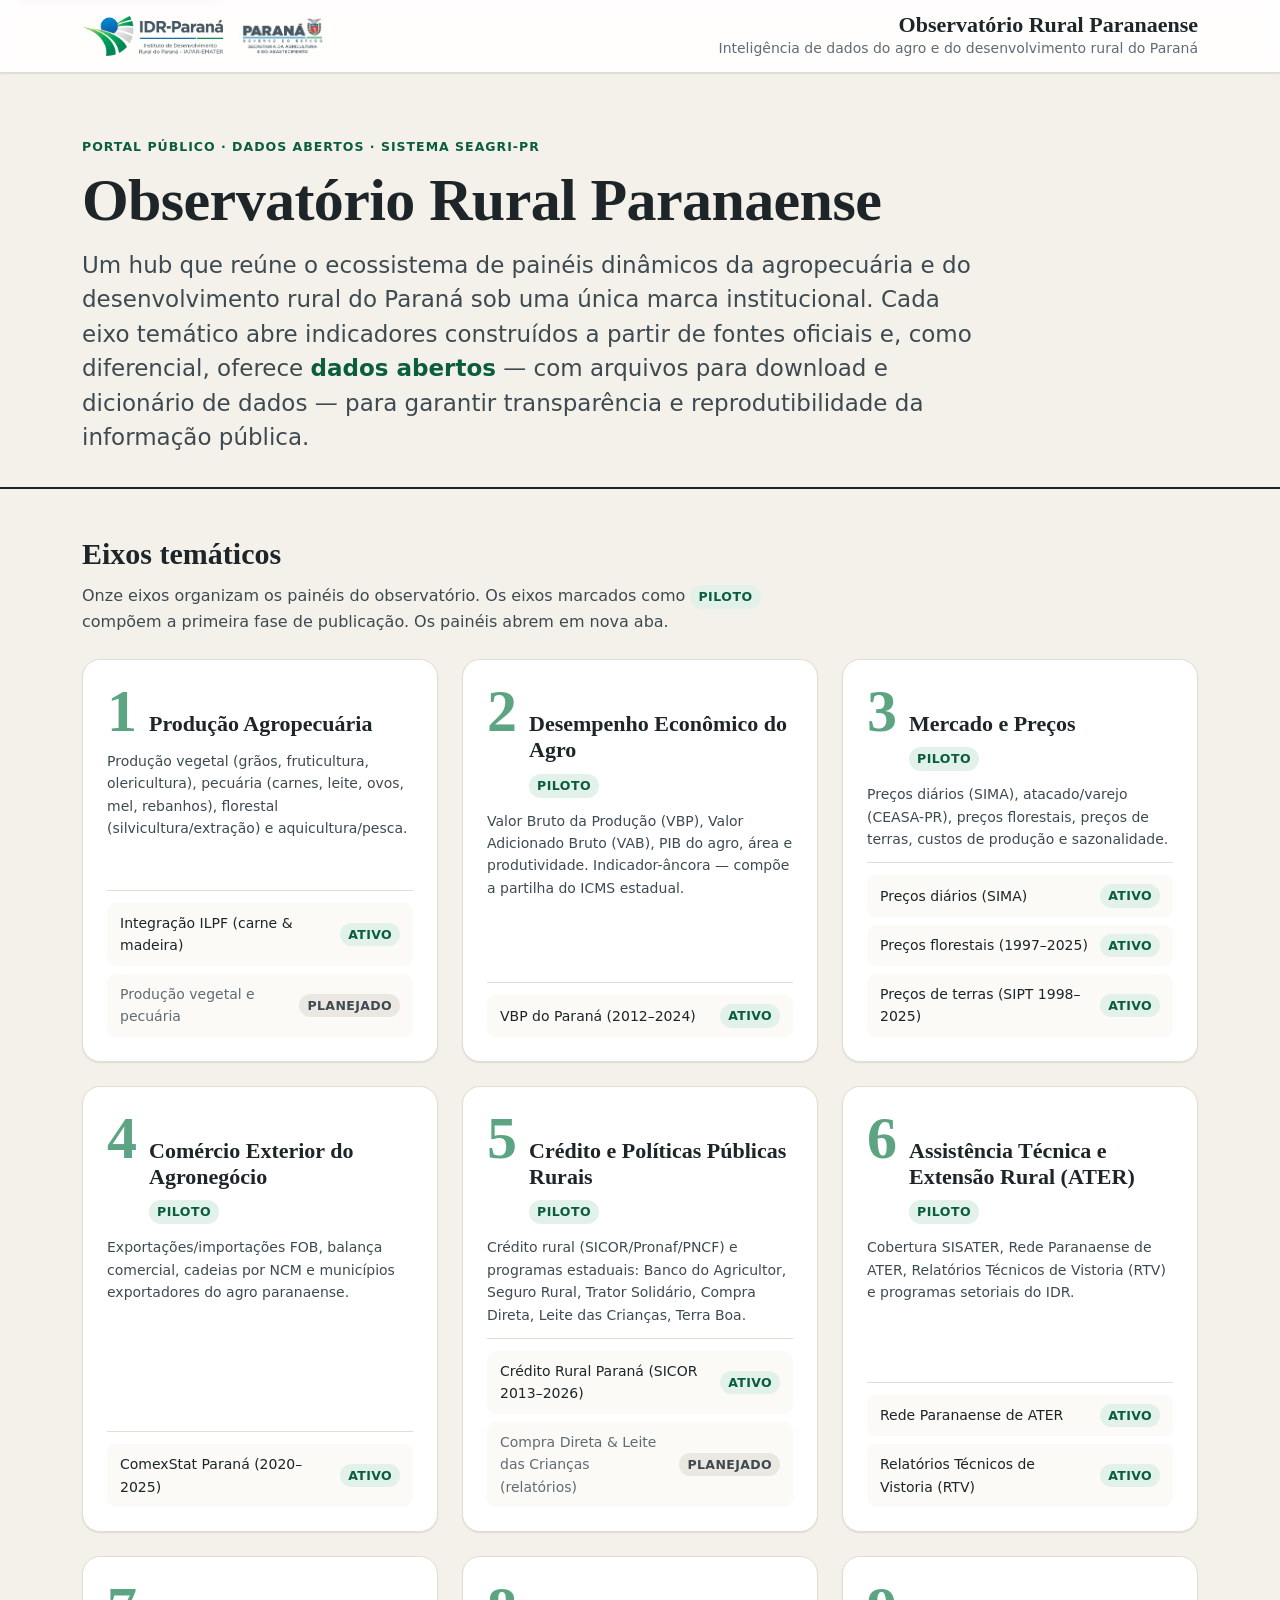
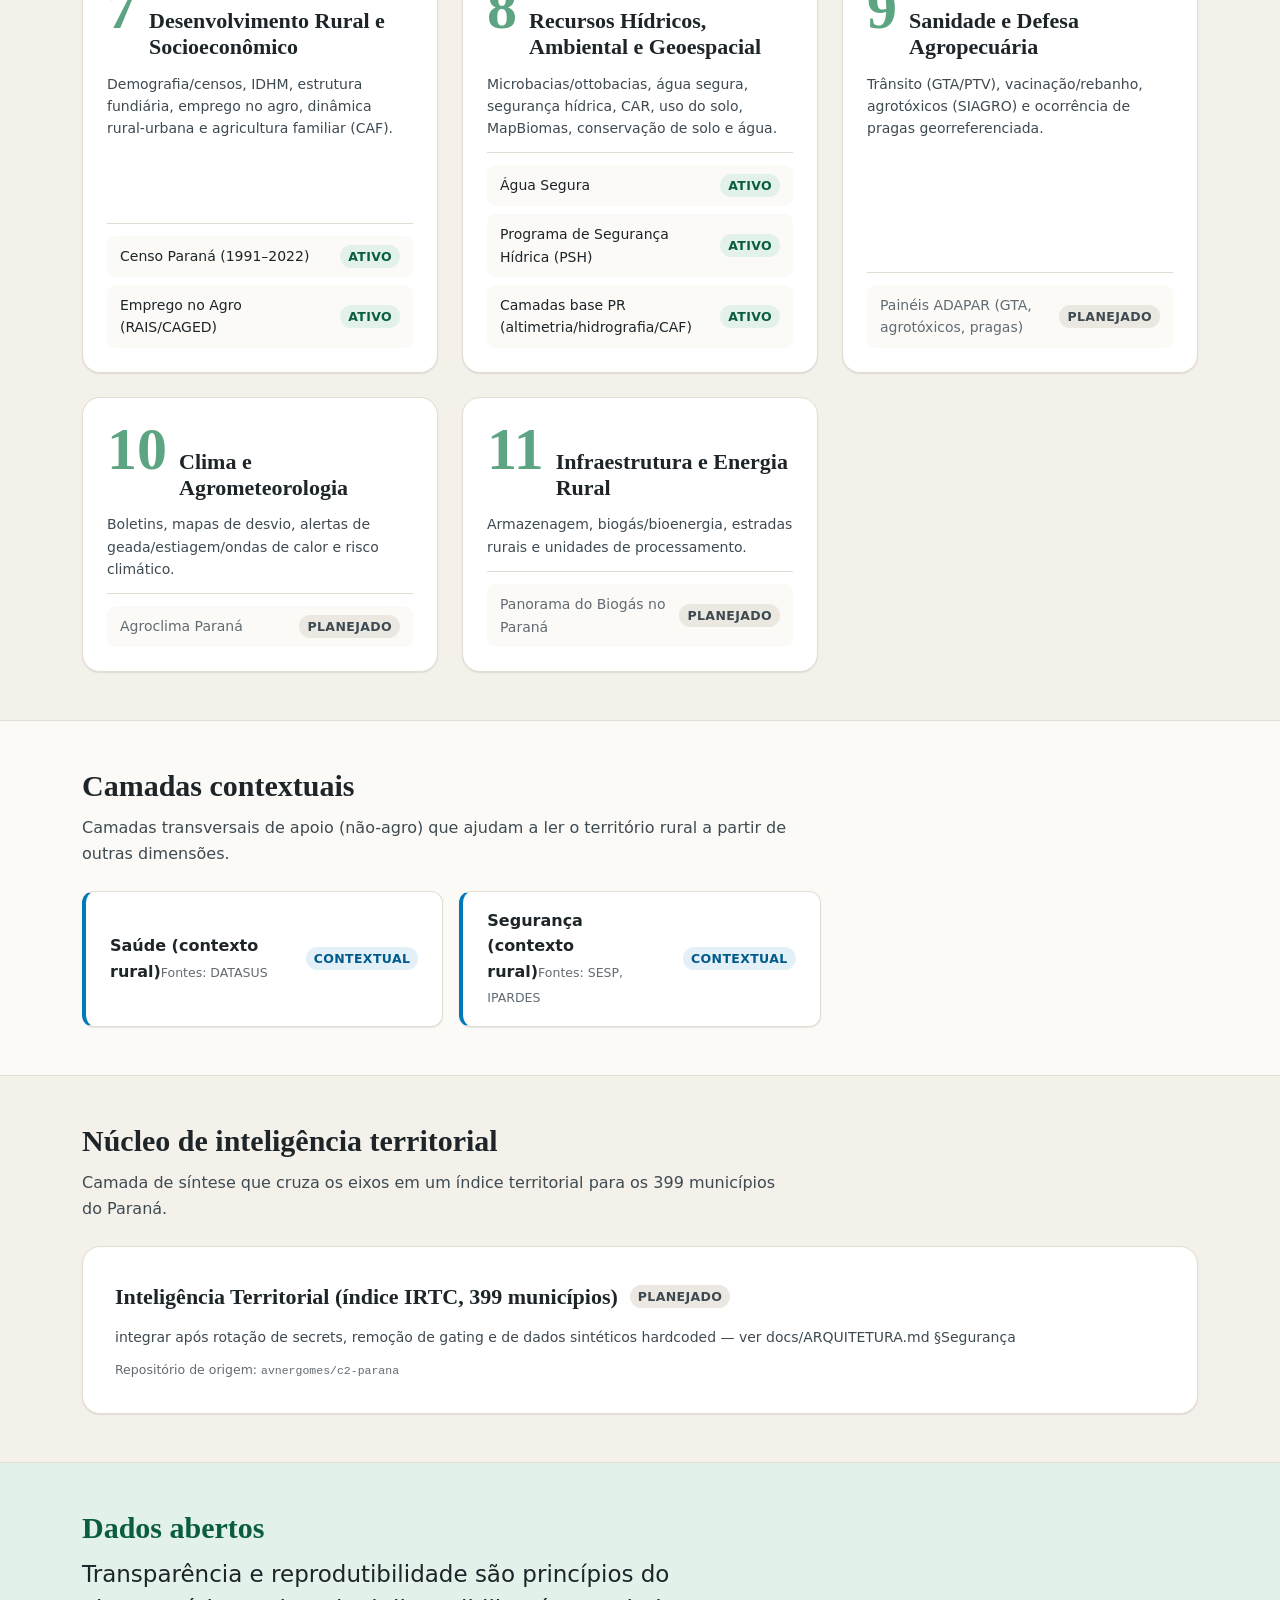
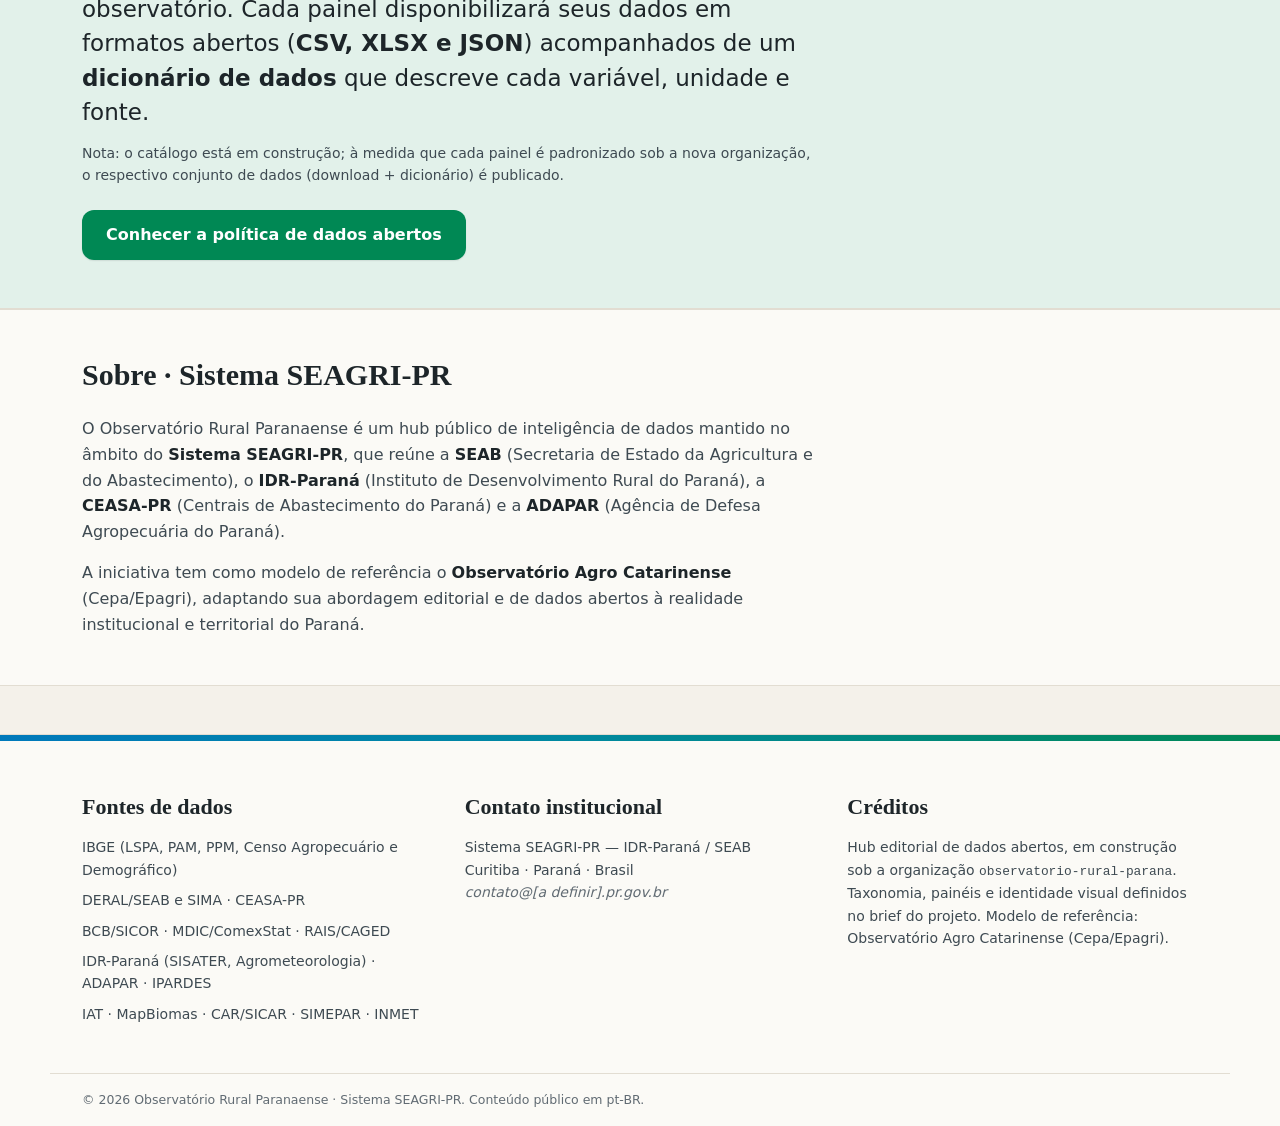
<file: index.html>
<!DOCTYPE html>
<html lang="pt-BR">
<head>
  <meta charset="UTF-8" />
  <meta name="viewport" content="width=device-width, initial-scale=1" />
  <title>Observatório Rural Paranaense — inteligência de dados do agro e do desenvolvimento rural do PR</title>
  <meta name="description" content="Hub público de inteligência de dados da agropecuária e do desenvolvimento rural do Paraná. Painéis dinâmicos por eixo temático, dados abertos com download e dicionário, sob a marca do Sistema SEAGRI-PR (SEAB · IDR-Paraná · CEASA-PR · ADAPAR)." />
  <meta name="theme-color" content="#008854" />
  <meta name="author" content="Sistema SEAGRI-PR — IDR-Paraná / SEAB" />

  <!-- Open Graph -->
  <meta property="og:type" content="website" />
  <meta property="og:locale" content="pt_BR" />
  <meta property="og:site_name" content="Observatório Rural Paranaense" />
  <meta property="og:title" content="Observatório Rural Paranaense" />
  <meta property="og:description" content="Inteligência de dados da agropecuária e do desenvolvimento rural do Paraná — painéis por eixo temático e dados abertos (download + dicionário)." />
  <meta property="og:url" content="https://observatorio-rural-parana.github.io/" />
  <meta property="og:image" content="https://observatorio-rural-parana.github.io/assets/logos/idr-horizontal.png" />
  <meta name="twitter:card" content="summary_large_image" />
  <meta name="twitter:title" content="Observatório Rural Paranaense" />
  <meta name="twitter:description" content="Inteligência de dados da agropecuária e do desenvolvimento rural do Paraná — painéis por eixo temático e dados abertos." />

  <link rel="canonical" href="https://observatorio-rural-parana.github.io/" />
  <link rel="stylesheet" href="assets/css/tokens.css" />
  <link rel="stylesheet" href="assets/css/hub.css" />
  <script defer src="assets/js/eixos.js"></script>

  <script type="application/ld+json">
  {
    "@context": "https://schema.org",
    "@graph": [
      {
        "@type": "GovernmentOrganization",
        "@id": "https://observatorio-rural-parana.github.io/#org",
        "name": "Observatório Rural Paranaense",
        "alternateName": "Sistema SEAGRI-PR",
        "url": "https://observatorio-rural-parana.github.io/",
        "logo": "https://observatorio-rural-parana.github.io/assets/logos/idr-horizontal.png",
        "areaServed": {
          "@type": "AdministrativeArea",
          "name": "Paraná, Brasil"
        },
        "description": "Hub público de inteligência de dados da agropecuária e do desenvolvimento rural do Paraná, mantido pelo Sistema SEAGRI-PR (SEAB, IDR-Paraná, CEASA-PR e ADAPAR).",
        "memberOf": [
          { "@type": "GovernmentOrganization", "name": "Secretaria de Estado da Agricultura e do Abastecimento (SEAB)" },
          { "@type": "GovernmentOrganization", "name": "Instituto de Desenvolvimento Rural do Paraná — IDR-Paraná" },
          { "@type": "GovernmentOrganization", "name": "Centrais de Abastecimento do Paraná (CEASA-PR)" },
          { "@type": "GovernmentOrganization", "name": "Agência de Defesa Agropecuária do Paraná (ADAPAR)" }
        ]
      },
      {
        "@type": "DataCatalog",
        "@id": "https://observatorio-rural-parana.github.io/#catalog",
        "name": "Catálogo de dados abertos do Observatório Rural Paranaense",
        "description": "Coleção de conjuntos de dados abertos (CSV/XLSX/JSON) com dicionário de dados, organizados por eixo temático e painel.",
        "url": "https://observatorio-rural-parana.github.io/docs/DADOS-ABERTOS.md",
        "isAccessibleForFree": true,
        "inLanguage": "pt-BR",
        "publisher": { "@id": "https://observatorio-rural-parana.github.io/#org" }
      }
    ]
  }
  </script>
</head>
<body>
  <a class="skip-link" href="#conteudo">Pular para o conteúdo</a>

  <header class="site-header" role="banner">
    <div class="site-header__bar">
      <div class="site-header__logos">
        <img class="site-header__logo" src="assets/logos/idr-horizontal.png" alt="IDR-Paraná — Instituto de Desenvolvimento Rural do Paraná" width="180" height="48" />
        <img class="site-header__logo" src="assets/logos/gov-seab-horizontal.png" alt="Governo do Paraná — Secretaria de Estado da Agricultura e do Abastecimento (SEAB)" width="200" height="48" />
      </div>
      <div class="site-header__brand">
        <p class="site-header__title">Observatório Rural Paranaense</p>
        <p class="site-header__tagline">Inteligência de dados do agro e do desenvolvimento rural do Paraná</p>
      </div>
    </div>
  </header>

  <main id="conteudo">
    <!-- (a) Masthead editorial -->
    <section class="masthead" aria-labelledby="masthead-titulo">
      <div class="wrap">
        <p class="masthead__kicker">Portal público · Dados abertos · Sistema SEAGRI-PR</p>
        <h1 id="masthead-titulo" class="masthead__title">Observatório Rural Paranaense</h1>
        <p class="masthead__lede">
          Um hub que reúne o ecossistema de painéis dinâmicos da agropecuária e do
          desenvolvimento rural do Paraná sob uma única marca institucional. Cada
          eixo temático abre indicadores construídos a partir de fontes oficiais e,
          como diferencial, oferece <strong>dados abertos</strong> — com arquivos para
          download e dicionário de dados — para garantir transparência e
          reprodutibilidade da informação pública.
        </p>
      </div>
    </section>

    <!-- (b) Eixos temáticos -->
    <section class="section" aria-labelledby="eixos-titulo">
      <div class="wrap">
        <header class="section__head">
          <h2 id="eixos-titulo" class="section__title">Eixos temáticos</h2>
          <p class="section__intro">
            Onze eixos organizam os painéis do observatório. Os eixos marcados como
            <span class="badge badge--piloto">piloto</span> compõem a primeira fase de
            publicação. Os painéis abrem em nova aba.
          </p>
        </header>
        <div id="eixos" class="eixos-grid" aria-live="polite" aria-busy="true">
          <p class="estado-carregando">Carregando eixos temáticos…</p>
        </div>
      </div>
    </section>

    <!-- (c) Camadas contextuais -->
    <section class="section section--alt" aria-labelledby="contextuais-titulo">
      <div class="wrap">
        <header class="section__head">
          <h2 id="contextuais-titulo" class="section__title">Camadas contextuais</h2>
          <p class="section__intro">
            Camadas transversais de apoio (não-agro) que ajudam a ler o território
            rural a partir de outras dimensões.
          </p>
        </header>
        <div id="contextuais" class="contextuais-grid" aria-live="polite">
          <p class="estado-carregando">Carregando camadas contextuais…</p>
        </div>
      </div>
    </section>

    <!-- (d) Núcleo de inteligência territorial -->
    <section class="section" aria-labelledby="nucleo-titulo">
      <div class="wrap">
        <header class="section__head">
          <h2 id="nucleo-titulo" class="section__title">Núcleo de inteligência territorial</h2>
          <p class="section__intro">
            Camada de síntese que cruza os eixos em um índice territorial para os
            399 municípios do Paraná.
          </p>
        </header>
        <div id="nucleo" class="nucleo" aria-live="polite">
          <p class="estado-carregando">Carregando núcleo de inteligência…</p>
        </div>
      </div>
    </section>

    <!-- (e) Dados abertos -->
    <section class="section section--dados" aria-labelledby="dados-titulo">
      <div class="wrap">
        <div class="dados-abertos">
          <h2 id="dados-titulo" class="section__title">Dados abertos</h2>
          <p class="dados-abertos__lede">
            Transparência e reprodutibilidade são princípios do observatório. Cada
            painel disponibilizará seus dados em formatos abertos
            (<strong>CSV, XLSX e JSON</strong>) acompanhados de um
            <strong>dicionário de dados</strong> que descreve cada variável, unidade e fonte.
          </p>
          <p class="dados-abertos__nota">
            Nota: o catálogo está em construção; à medida que cada painel é
            padronizado sob a nova organização, o respectivo conjunto de dados
            (download + dicionário) é publicado.
          </p>
          <p class="dados-abertos__acao">
            <a class="botao" href="docs/DADOS-ABERTOS.md">Conhecer a política de dados abertos</a>
          </p>
        </div>
      </div>
    </section>

    <!-- (f) Sobre / Sistema SEAGRI-PR -->
    <section class="section section--alt" aria-labelledby="sobre-titulo">
      <div class="wrap">
        <header class="section__head">
          <h2 id="sobre-titulo" class="section__title">Sobre · Sistema SEAGRI-PR</h2>
        </header>
        <div class="sobre">
          <p>
            O Observatório Rural Paranaense é um hub público de inteligência de dados
            mantido no âmbito do <strong>Sistema SEAGRI-PR</strong>, que reúne a
            <strong>SEAB</strong> (Secretaria de Estado da Agricultura e do
            Abastecimento), o <strong>IDR-Paraná</strong> (Instituto de
            Desenvolvimento Rural do Paraná), a <strong>CEASA-PR</strong> (Centrais de
            Abastecimento do Paraná) e a <strong>ADAPAR</strong> (Agência de Defesa
            Agropecuária do Paraná).
          </p>
          <p>
            A iniciativa tem como modelo de referência o
            <strong>Observatório Agro Catarinense</strong> (Cepa/Epagri), adaptando sua
            abordagem editorial e de dados abertos à realidade institucional e
            territorial do Paraná.
          </p>
        </div>
      </div>
    </section>
  </main>

  <footer class="site-footer" role="contentinfo">
    <div class="site-footer__band" aria-hidden="true"></div>
    <div class="wrap site-footer__grid">
      <div class="site-footer__col">
        <h2 class="site-footer__title">Fontes de dados</h2>
        <ul class="site-footer__list">
          <li>IBGE (LSPA, PAM, PPM, Censo Agropecuário e Demográfico)</li>
          <li>DERAL/SEAB e SIMA · CEASA-PR</li>
          <li>BCB/SICOR · MDIC/ComexStat · RAIS/CAGED</li>
          <li>IDR-Paraná (SISATER, Agrometeorologia) · ADAPAR · IPARDES</li>
          <li>IAT · MapBiomas · CAR/SICAR · SIMEPAR · INMET</li>
        </ul>
      </div>
      <div class="site-footer__col">
        <h2 class="site-footer__title">Contato institucional</h2>
        <p class="site-footer__text">
          Sistema SEAGRI-PR — IDR-Paraná / SEAB<br />
          Curitiba · Paraná · Brasil<br />
          <span class="site-footer__placeholder">contato@[a definir].pr.gov.br</span>
        </p>
      </div>
      <div class="site-footer__col">
        <h2 class="site-footer__title">Créditos</h2>
        <p class="site-footer__text">
          Hub editorial de dados abertos, em construção sob a organização
          <code>observatorio-rural-parana</code>. Taxonomia, painéis e identidade
          visual definidos no brief do projeto. Modelo de referência: Observatório
          Agro Catarinense (Cepa/Epagri).
        </p>
      </div>
    </div>
    <div class="wrap site-footer__base">
      <p>© <span id="ano">2026</span> Observatório Rural Paranaense · Sistema SEAGRI-PR. Conteúdo público em pt-BR.</p>
    </div>
  </footer>
</body>
</html>
</file>
<file: assets/css/tokens.css>
/* ============================================================================
   Observatório Rural Paranaense — Design System (fonte única da verdade)
   Paleta oficial Governo do Paraná / SEAB / IDR-Paraná (contraste WCAG verificado).
   Derivado do gerador editorial de publicações (LC-CD). Pendor editorial,
   web-first. NÃO duplicar cores fora deste arquivo — sempre referenciar var(--…).
   ========================================================================= */

:root {
  /* ---- Superfícies / papel ------------------------------------------------ */
  --paper:   #f4f1ea;   /* fundo da página (creme editorial) */
  --paper-2: #fbfaf6;   /* fundo de campos/realces sutis */
  --card:    #ffffff;   /* cartões e painéis */

  /* ---- Tinta (ardósia oficial dos wordmarks) ----------------------------- */
  --ink:   #1d2529;     /* texto principal */
  --ink-2: #3e4a52;     /* texto secundário */
  --muted: #616b73;     /* texto terciário / legendas */

  /* ---- Linhas / bordas ---------------------------------------------------- */
  --line:  #e2ddd2;     /* divisória suave */
  --line-2:#cfc9bb;     /* borda de campo / contorno */

  /* ---- Azul institucional Governo do PR ----------------------------------- */
  --azul:   #0079bb;
  --azul-d: #005a8c;
  --azul-l: #e3f0f8;

  /* ---- Verde IDR / agricultura (marca primária do observatório) ----------- */
  --green:   #008854;
  --green-d: #0a5e3d;
  --green-l: #e2f1ea;

  /* ---- Acentos (séries de dados, estados, alertas) ------------------------ */
  --olive:   #5aa05a;  --olive-l: #e9f1e2;
  --amber:   #b67514;  --amber-l: #f6ead2;   /* atenção */
  --clay:    #c0392b;  --clay-l:  #f7e0dc;   /* alerta (AA-safe, deriv. brasão) */
  --vermelho:#d73a3a;                        /* vermelho oficial do brasão (fills/acento) */
  --gray:    #8a9299;  --gray-l:  #ebe8e1;

  /* ---- Tokens semânticos -------------------------------------------------- */
  --brand:        var(--green);
  --brand-strong: var(--green-d);
  --bg:           var(--paper);
  --bg-elevated:  var(--card);
  --text:         var(--ink);
  --text-soft:    var(--ink-2);
  --border:       var(--line);
  --focus-ring:   color-mix(in srgb, var(--azul) 55%, transparent);

  /* assinatura azul→verde (faixas, hovers, headers) */
  --sig: linear-gradient(90deg, #0079bb 0%, #0089a0 45%, #008854 100%);

  /* ---- Tipografia --------------------------------------------------------- */
  --serif: Georgia, 'Iowan Old Style', 'Palatino Linotype', Palatino, 'Times New Roman', serif;
  --sans:  'Segoe UI', system-ui, -apple-system, 'Helvetica Neue', Arial, sans-serif;
  --mono:  'Consolas', 'SFMono-Regular', 'Cascadia Code', ui-monospace, monospace;

  /* escala tipográfica fluida */
  --fs-display: clamp(34px, 5.4vw, 60px);
  --fs-h1:      clamp(28px, 4vw, 44px);
  --fs-h2:      clamp(22px, 2.6vw, 30px);
  --fs-h3:      clamp(18px, 1.8vw, 22px);
  --fs-lede:    clamp(18px, 2.2vw, 23px);
  --fs-body:    16px;
  --fs-sm:      14px;
  --fs-xs:      12.5px;

  /* ---- Layout / espaçamento / forma -------------------------------------- */
  --maxw:    1180px;
  --gutter:  clamp(16px, 4vw, 32px);
  --space-1: 4px;  --space-2: 8px;  --space-3: 12px; --space-4: 16px;
  --space-5: 24px; --space-6: 32px; --space-7: 48px; --space-8: 64px;
  --radius:    12px;
  --radius-sm: 9px;
  --radius-lg: 18px;

  /* ---- Sombra / elevação -------------------------------------------------- */
  --shadow-1: 0 1px 2px rgba(29,37,41,.06), 0 1px 1px rgba(29,37,41,.04);
  --shadow-2: 0 6px 18px rgba(29,37,41,.08), 0 2px 6px rgba(29,37,41,.05);
  --shadow-3: 0 16px 40px rgba(29,37,41,.12);

  /* ---- Movimento ---------------------------------------------------------- */
  --ease:     cubic-bezier(.2,.6,.2,1);
  --dur-fast: .15s;
  --dur:      .25s;
}

@media (prefers-color-scheme: dark) {
  /* Modo escuro opcional — mantém a marca, inverte superfícies.
     Habilitar adicionando data-theme="auto" no <html>; por ora documentado. */
  :root[data-theme="auto"] {
    --paper:   #14181b;
    --paper-2: #1b2024;
    --card:    #1e2429;
    --ink:     #eef1f0;
    --ink-2:   #c4ccd0;
    --muted:   #93a0a6;
    --line:    #2b3338;
    --line-2:  #39434a;
    --green-l: #103a2a;
    --azul-l:  #0e2a3c;
  }
}

@media print {
  :root { --paper:#ffffff; --paper-2:#ffffff; }
}
</file>
<file: assets/css/hub.css>
/* ============================================================================
   Observatório Rural Paranaense — HUB (landing editorial)
   Layout responsivo consumindo o design system (assets/css/tokens.css).
   NÃO redefinir cores aqui — sempre referenciar var(--…).
   ========================================================================= */

/* ---- Reset leve ---------------------------------------------------------- */
*,
*::before,
*::after { box-sizing: border-box; }

html { -webkit-text-size-adjust: 100%; scroll-behavior: smooth; }

body {
  margin: 0;
  background: var(--bg);
  color: var(--text);
  font-family: var(--sans);
  font-size: var(--fs-body);
  line-height: 1.6;
  -webkit-font-smoothing: antialiased;
  text-rendering: optimizeLegibility;
}

img { max-width: 100%; height: auto; display: block; }

h1, h2, h3, p, ul, figure { margin: 0; }
ul { padding: 0; list-style: none; }

a { color: var(--azul-d); text-decoration: none; }
a:hover { text-decoration: underline; }

code { font-family: var(--mono); font-size: 0.92em; }

@media (prefers-reduced-motion: reduce) {
  html { scroll-behavior: auto; }
  * { transition: none !important; }
}

/* ---- Foco visível (acessibilidade WCAG) ---------------------------------- */
:focus-visible {
  outline: 3px solid var(--focus-ring);
  outline-offset: 2px;
  border-radius: var(--radius-sm);
}

/* ---- Skip link ----------------------------------------------------------- */
.skip-link {
  position: absolute;
  left: var(--space-3);
  top: -64px;
  z-index: 100;
  padding: var(--space-3) var(--space-4);
  background: var(--card);
  color: var(--text);
  border: 1px solid var(--line-2);
  border-radius: var(--radius-sm);
  box-shadow: var(--shadow-2);
  transition: top var(--dur) var(--ease);
}
.skip-link:focus { top: var(--space-3); text-decoration: none; }

/* ---- Wrapper ------------------------------------------------------------- */
.wrap {
  width: 100%;
  max-width: var(--maxw);
  margin-inline: auto;
  padding-inline: var(--gutter);
}

/* ---- Header sticky discreto --------------------------------------------- */
.site-header {
  position: sticky;
  top: 0;
  z-index: 50;
  background: color-mix(in srgb, var(--card) 92%, transparent);
  backdrop-filter: saturate(140%) blur(6px);
  border-bottom: 1px solid var(--line);
  box-shadow: var(--shadow-1);
}
.site-header__bar {
  width: 100%;
  max-width: var(--maxw);
  margin-inline: auto;
  padding: var(--space-3) var(--gutter);
  display: flex;
  align-items: center;
  gap: var(--space-5);
  flex-wrap: wrap;
}
.site-header__logos {
  display: flex;
  align-items: center;
  gap: var(--space-4);
  flex-wrap: wrap;
}
.site-header__logo { height: 40px; width: auto; }
.site-header__brand {
  margin-left: auto;
  text-align: right;
}
.site-header__title {
  font-family: var(--serif);
  font-size: var(--fs-h3);
  font-weight: 700;
  line-height: 1.15;
  color: var(--ink);
}
.site-header__tagline {
  font-size: var(--fs-sm);
  color: var(--muted);
}

/* ---- Masthead editorial -------------------------------------------------- */
.masthead {
  padding-block: var(--space-8) var(--space-6);
  border-bottom: 2px solid var(--ink);
}
.masthead__kicker {
  font-size: var(--fs-xs);
  letter-spacing: 0.08em;
  text-transform: uppercase;
  color: var(--brand-strong);
  font-weight: 700;
  margin-bottom: var(--space-3);
}
.masthead__title {
  font-family: var(--serif);
  font-size: var(--fs-display);
  font-weight: 700;
  line-height: 1.05;
  letter-spacing: -0.01em;
  color: var(--ink);
}
.masthead__lede {
  font-size: var(--fs-lede);
  line-height: 1.5;
  color: var(--text-soft);
  max-width: 62ch;
  margin-top: var(--space-4);
}
.masthead__lede strong { color: var(--brand-strong); }

/* ---- Seções genéricas ---------------------------------------------------- */
.section { padding-block: var(--space-7); }
.section--alt { background: var(--paper-2); border-block: 1px solid var(--line); }

.section__head { margin-bottom: var(--space-5); max-width: 70ch; }
.section__title {
  font-family: var(--serif);
  font-size: var(--fs-h2);
  font-weight: 700;
  color: var(--ink);
  line-height: 1.15;
}
.section__intro {
  font-size: var(--fs-body);
  color: var(--text-soft);
  margin-top: var(--space-3);
}

/* ---- Estados (carregando / erro) ----------------------------------------- */
.estado-carregando,
.estado-erro {
  font-size: var(--fs-sm);
  color: var(--muted);
  padding: var(--space-5);
  background: var(--paper-2);
  border: 1px dashed var(--line-2);
  border-radius: var(--radius);
}
.estado-erro {
  color: var(--clay);
  background: var(--clay-l);
  border-color: var(--clay);
  border-style: solid;
}

/* ---- Badges -------------------------------------------------------------- */
.badge {
  display: inline-block;
  font-size: var(--fs-xs);
  font-weight: 700;
  letter-spacing: 0.04em;
  text-transform: uppercase;
  padding: 2px var(--space-2);
  border-radius: 999px;
  line-height: 1.6;
}
.badge--piloto {
  background: var(--green-l);
  color: var(--green-d);
}

/* ---- Grid de eixos ------------------------------------------------------- */
.eixos-grid {
  display: grid;
  grid-template-columns: repeat(auto-fill, minmax(320px, 1fr));
  gap: var(--space-5);
}

/* ---- Card de eixo -------------------------------------------------------- */
.eixo-card {
  display: flex;
  flex-direction: column;
  gap: var(--space-3);
  background: var(--card);
  border: 1px solid var(--line);
  border-radius: var(--radius-lg);
  padding: var(--space-5);
  box-shadow: var(--shadow-1);
  transition: box-shadow var(--dur) var(--ease), transform var(--dur) var(--ease);
}
.eixo-card:hover {
  box-shadow: var(--shadow-2);
  transform: translateY(-2px);
}
.eixo-card__top {
  display: flex;
  align-items: baseline;
  gap: var(--space-3);
}
.eixo-card__num {
  font-family: var(--serif);
  font-size: var(--fs-display);
  font-weight: 700;
  line-height: 0.9;
  color: color-mix(in srgb, var(--brand) 55%, var(--line-2));
  font-variant-numeric: tabular-nums;
}
.eixo-card__head { flex: 1; }
.eixo-card__nome {
  font-family: var(--serif);
  font-size: var(--fs-h3);
  font-weight: 700;
  color: var(--ink);
  line-height: 1.2;
}
.eixo-card__badges { margin-top: var(--space-2); }
.eixo-card__desc {
  font-size: var(--fs-sm);
  color: var(--text-soft);
}

/* ---- Lista de painéis dentro do card ------------------------------------- */
.paineis {
  display: flex;
  flex-direction: column;
  gap: var(--space-2);
  margin-top: auto;
  padding-top: var(--space-3);
  border-top: 1px solid var(--line);
}
.painel {
  display: flex;
  align-items: center;
  gap: var(--space-3);
  justify-content: space-between;
  font-size: var(--fs-sm);
  padding: var(--space-2) var(--space-3);
  border-radius: var(--radius-sm);
  background: var(--paper-2);
  border: 1px solid transparent;
}
.painel__nome { color: var(--text); }
a.painel:hover {
  background: var(--card);
  border-color: var(--line-2);
  box-shadow: var(--shadow-1);
  text-decoration: none;
}
a.painel:hover .painel__nome { color: var(--azul-d); }
.painel--planejado .painel__nome { color: var(--muted); }

/* ---- Chips de status ----------------------------------------------------- */
.chip {
  flex: 0 0 auto;
  font-size: var(--fs-xs);
  font-weight: 700;
  letter-spacing: 0.03em;
  text-transform: uppercase;
  padding: 1px var(--space-2);
  border-radius: 999px;
  line-height: 1.7;
  white-space: nowrap;
}
.chip--ativo      { background: var(--green-l); color: var(--green-d); }
.chip--planejado  { background: var(--gray-l);  color: var(--ink-2); }
.chip--contextual { background: var(--azul-l);  color: var(--azul-d); }
.chip--interno    { background: var(--amber-l); color: var(--amber); }

/* ---- Camadas contextuais ------------------------------------------------- */
.contextuais-grid {
  display: grid;
  grid-template-columns: repeat(auto-fill, minmax(320px, 1fr));
  gap: var(--space-4);
}
.contextual-card {
  display: flex;
  align-items: center;
  gap: var(--space-3);
  justify-content: space-between;
  background: var(--card);
  border: 1px solid var(--line);
  border-left: 4px solid var(--azul);
  border-radius: var(--radius);
  padding: var(--space-4) var(--space-5);
  box-shadow: var(--shadow-1);
}
a.contextual-card:hover {
  box-shadow: var(--shadow-2);
  text-decoration: none;
}
.contextual-card__nome {
  font-weight: 600;
  color: var(--ink);
}
.contextual-card__fontes {
  font-size: var(--fs-xs);
  color: var(--muted);
  margin-top: 2px;
}
a.contextual-card:hover .contextual-card__nome { color: var(--azul-d); }

/* ---- Núcleo de inteligência ---------------------------------------------- */
.nucleo {
  background: var(--card);
  border: 1px solid var(--line);
  border-radius: var(--radius-lg);
  padding: var(--space-6);
  box-shadow: var(--shadow-1);
  display: flex;
  flex-direction: column;
  gap: var(--space-3);
}
.nucleo__top {
  display: flex;
  align-items: center;
  gap: var(--space-3);
  flex-wrap: wrap;
}
.nucleo__nome {
  font-family: var(--serif);
  font-size: var(--fs-h3);
  font-weight: 700;
  color: var(--ink);
}
.nucleo__obs {
  font-size: var(--fs-sm);
  color: var(--text-soft);
}
.nucleo__repo {
  font-size: var(--fs-xs);
  color: var(--muted);
}

/* ---- Dados abertos (destaque) -------------------------------------------- */
.section--dados { background: var(--green-l); border-block: 1px solid var(--line); }
.dados-abertos { max-width: 72ch; }
.dados-abertos .section__title { color: var(--brand-strong); }
.dados-abertos__lede {
  font-size: var(--fs-lede);
  line-height: 1.5;
  color: var(--text);
  margin-top: var(--space-3);
}
.dados-abertos__nota {
  font-size: var(--fs-sm);
  color: var(--ink-2);
  margin-top: var(--space-3);
}
.dados-abertos__acao { margin-top: var(--space-5); }

.botao {
  display: inline-block;
  font-weight: 600;
  font-size: var(--fs-body);
  padding: var(--space-3) var(--space-5);
  background: var(--brand);
  color: var(--card);
  border-radius: var(--radius);
  box-shadow: var(--shadow-1);
  transition: background var(--dur) var(--ease), box-shadow var(--dur) var(--ease);
}
.botao:hover {
  background: var(--brand-strong);
  box-shadow: var(--shadow-2);
  text-decoration: none;
}

/* ---- Sobre --------------------------------------------------------------- */
.sobre {
  max-width: 72ch;
  display: flex;
  flex-direction: column;
  gap: var(--space-4);
  font-size: var(--fs-body);
  color: var(--text-soft);
}
.sobre strong { color: var(--ink); }

/* ---- Footer -------------------------------------------------------------- */
.site-footer {
  margin-top: var(--space-7);
  background: var(--paper-2);
  border-top: 1px solid var(--line);
  color: var(--text-soft);
}
.site-footer__band {
  height: 6px;
  background: var(--sig);
}
.site-footer__grid {
  display: grid;
  grid-template-columns: repeat(auto-fit, minmax(240px, 1fr));
  gap: var(--space-6);
  padding-block: var(--space-7);
}
.site-footer__title {
  font-family: var(--serif);
  font-size: var(--fs-h3);
  font-weight: 700;
  color: var(--ink);
  margin-bottom: var(--space-3);
}
.site-footer__list {
  display: flex;
  flex-direction: column;
  gap: var(--space-2);
  font-size: var(--fs-sm);
}
.site-footer__text { font-size: var(--fs-sm); }
.site-footer__placeholder { color: var(--muted); font-style: italic; }
.site-footer__base {
  border-top: 1px solid var(--line);
  padding-block: var(--space-4);
  font-size: var(--fs-xs);
  color: var(--muted);
}

/* ---- Responsivo ---------------------------------------------------------- */
@media (max-width: 640px) {
  .site-header__brand { margin-left: 0; text-align: left; width: 100%; }
  .eixos-grid,
  .contextuais-grid { grid-template-columns: 1fr; }
  .masthead { padding-block: var(--space-6) var(--space-5); }
}

/* ---- Print --------------------------------------------------------------- */
@media print {
  .skip-link,
  .site-header,
  .dados-abertos__acao,
  .site-footer__band { display: none; }

  body { background: #fff; color: #000; font-size: 12pt; }

  .section,
  .section--alt,
  .section--dados { background: #fff; border: none; padding-block: 12pt; }

  .eixo-card,
  .contextual-card,
  .nucleo {
    box-shadow: none;
    border: 1px solid var(--line-2);
    break-inside: avoid;
    transform: none;
  }

  .eixos-grid { grid-template-columns: 1fr 1fr; }

  a { color: #000; text-decoration: underline; }
  a.painel[href]::after {
    content: " (" attr(href) ")";
    font-size: 9pt;
    color: var(--muted);
  }
}
</file>
